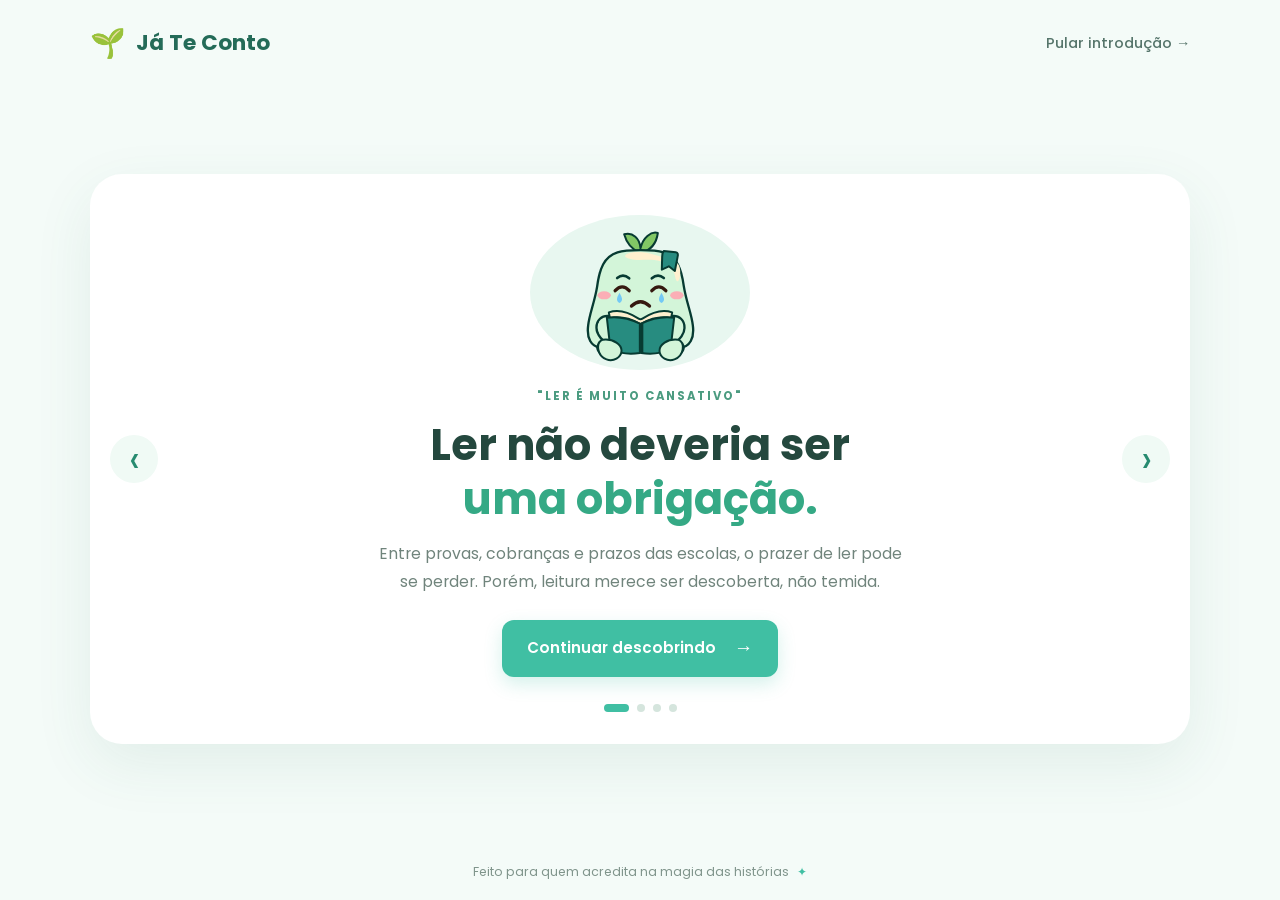
<file: RedesIII-Bootstrap/introducao.html>
<!DOCTYPE html>
<html lang="pt-br">
<head>
    <meta charset="UTF-8">
    <meta name="viewport" content="width=device-width, initial-scale=1.0">

    <title>Já Te Conto | Redescubra a leitura</title>

    <!-- Fonte Poppins -->
    <link rel="preconnect" href="https://fonts.googleapis.com">
    <link rel="preconnect" href="https://fonts.gstatic.com" crossorigin>
    <link href="https://fonts.googleapis.com/css2?family=Poppins:wght@300;400;500;600;700;800&display=swap" rel="stylesheet">

    <!-- Bootstrap -->
    <link href="https://cdn.jsdelivr.net/npm/bootstrap@5.0.2/dist/css/bootstrap.min.css" rel="stylesheet">

    <!-- CSS do projeto -->
    <link rel="stylesheet" href="assets/style.css">
</head>

<body class="pagina-introducao">

    <!-- CABEÇALHO -->
    <header class="intro-topo">
        <a href="introducao.html" class="intro-logo">
            <span class="intro-logo-icone">🌱</span>
            <span>Já Te Conto</span>
        </a>

        <a href="login.html" class="intro-pular">
            Pular introdução →
        </a>
    </header>

    <!-- CARROSSEL DE INTRODUÇÃO -->
    <main class="intro-principal">

        <div id="carrosselIntroducao"
             class="carousel slide"
             data-bs-interval="false"
             data-bs-touch="true">

            <div class="carousel-inner">

                <!-- SLIDE 1: O PROBLEMA -->
                <section class="carousel-item active">
                    <div class="intro-conteudo">

                        <div class="intro-ilustracao ilustracao-livros">
                            <div class="intro-mushu-slot"
                                 data-mushu-intro="choro"
                                 aria-label="Mushu com expressão de choro"></div>
                        </div>

                        <span class="intro-etiqueta">
                            "LER É MUITO CANSATIVO"
                        </span>

                        <h1>
                            Ler não deveria ser<br>
                            <span>uma obrigação.</span>
                        </h1>

                        <p>
                            Entre provas, cobranças e prazos das escolas,
                            o prazer de ler pode se perder.
                            Porém, leitura merece ser descoberta,
                            não temida.
                        </p>

                        <button class="btn intro-botao"
                                type="button"
                                data-bs-target="#carrosselIntroducao"
                                data-bs-slide="next">
                            Continuar descobrindo <span>→</span>
                        </button>

                        <div class="intro-paginacao">
                            <span class="ponto ativo"></span>
                            <span class="ponto"></span>
                            <span class="ponto"></span>
                            <span class="ponto"></span>
                        </div>
                    </div>
                </section>

                <!-- SLIDE 2: A REFLEXÃO -->
                <section class="carousel-item">
                    <div class="intro-conteudo">

                        <div class="intro-ilustracao ilustracao-mundo">
                            <div class="intro-mushu-slot"
                                 data-mushu-intro="pensativo"
                                 aria-label="Mushu com expressão pensativa"></div>
                        </div>

                        <span class="intro-etiqueta">
                            "MAS É IMPOSSÍVEL COMPETIR"
                        </span>

                        <h1>
                            Entre aparências e distrações,<br>
                            <span>onde fica a leitura?</span>
                        </h1>

                        <p>
                            Em meio ao consumismo literário pelo surgimento da "imagem
                            culta de leitores" e à correria digital, o conhecimento e o
                            prazer de ler podem ficar em segundo plano.
                            Que tal mudar essa história?
                        </p>

                        <button class="btn intro-botao"
                                type="button"
                                data-bs-target="#carrosselIntroducao"
                                data-bs-slide="next">
                            Conhecer nossa ideia <span>→</span>
                        </button>

                        <div class="intro-paginacao">
                            <span class="ponto"></span>
                            <span class="ponto ativo"></span>
                            <span class="ponto"></span>
                            <span class="ponto"></span>
                        </div>
                    </div>
                </section>

                <!-- SLIDE 3: A SOLUÇÃO -->
                <section class="carousel-item">
                    <div class="intro-conteudo">

                        <div class="intro-ilustracao ilustracao-jornada">
                            <div class="intro-mushu-slot"
                                 data-mushu-intro="feliz"
                                 aria-label="Mushu com expressão feliz"></div>
                        </div>

                        <span class="intro-etiqueta">
                            "O QUE É 'JÁ TE CONTO'?"
                        </span>

                        <h1>
                            Redescubra<br>
                            <span>o prazer de ler.</span>
                        </h1>

                        <p>
                            Encontre conteúdos literários em PDF,
                            amplie seus conhecimentos e descubra
                            histórias que tornam a leitura uma
                            experiência prazerosa.
                        </p>

                        <button class="btn intro-botao"
                                type="button"
                                data-bs-target="#carrosselIntroducao"
                                data-bs-slide="next">
                            Descobrir mais <span>→</span>
                        </button>

                        <div class="intro-paginacao">
                            <span class="ponto"></span>
                            <span class="ponto"></span>
                            <span class="ponto ativo"></span>
                            <span class="ponto"></span>
                        </div>
                    </div>
                </section>

                <!-- SLIDE 4: SLOGAN E CONVITE -->
                <section class="carousel-item">
                    <div class="intro-conteudo">

                        <div class="intro-ilustracao ilustracao-livros">
                            <div class="intro-mushu-slot"
                                 data-mushu-intro="empolgado"
                                 aria-label="Mushu com expressão empolgada"></div>
                        </div>

                        <span class="intro-etiqueta">
                            SUA PRÓXIMA AVENTURA COMEÇA AQUI
                        </span>

                        <h1>
                            Sua próxima história favorita?<br>
                            <span>Já te conto!</span>
                        </h1>

                        <p>
                            Um universo de histórias espera por você.
                            Descubra novos livros, amplie seus
                            conhecimentos e se apaixone pela leitura.
                        </p>

                        <a href="login.html" class="btn intro-botao">
                            Começar minha jornada <span>→</span>
                        </a>

                        <div class="intro-paginacao">
                            <span class="ponto"></span>
                            <span class="ponto"></span>
                            <span class="ponto"></span>
                            <span class="ponto ativo"></span>
                        </div>
                    </div>
                </section>

            </div>

            <!-- SETA PARA VOLTAR -->
            <button class="carousel-control-prev intro-seta intro-seta-esquerda"
                    type="button"
                    data-bs-target="#carrosselIntroducao"
                    data-bs-slide="prev"
                    aria-label="Slide anterior">
                <span aria-hidden="true">‹</span>
            </button>

            <!-- SETA PARA AVANÇAR -->
            <button class="carousel-control-next intro-seta intro-seta-direita"
                    type="button"
                    data-bs-target="#carrosselIntroducao"
                    data-bs-slide="next"
                    aria-label="Próximo slide">
                <span aria-hidden="true">›</span>
            </button>

        </div>
    </main>

    <!-- RODAPÉ -->
    <footer class="intro-rodape">
        Feito para quem acredita na magia das histórias
        <span>✦</span>
    </footer>

    <!-- JavaScript do Bootstrap -->
    <script src="https://cdn.jsdelivr.net/npm/bootstrap@5.0.2/dist/js/bootstrap.bundle.min.js"></script>

    <!-- Mushu exclusivo da introdução -->
    <script src="assets/js/mushu-introducao.js"></script>

</body>
</html>
</file>
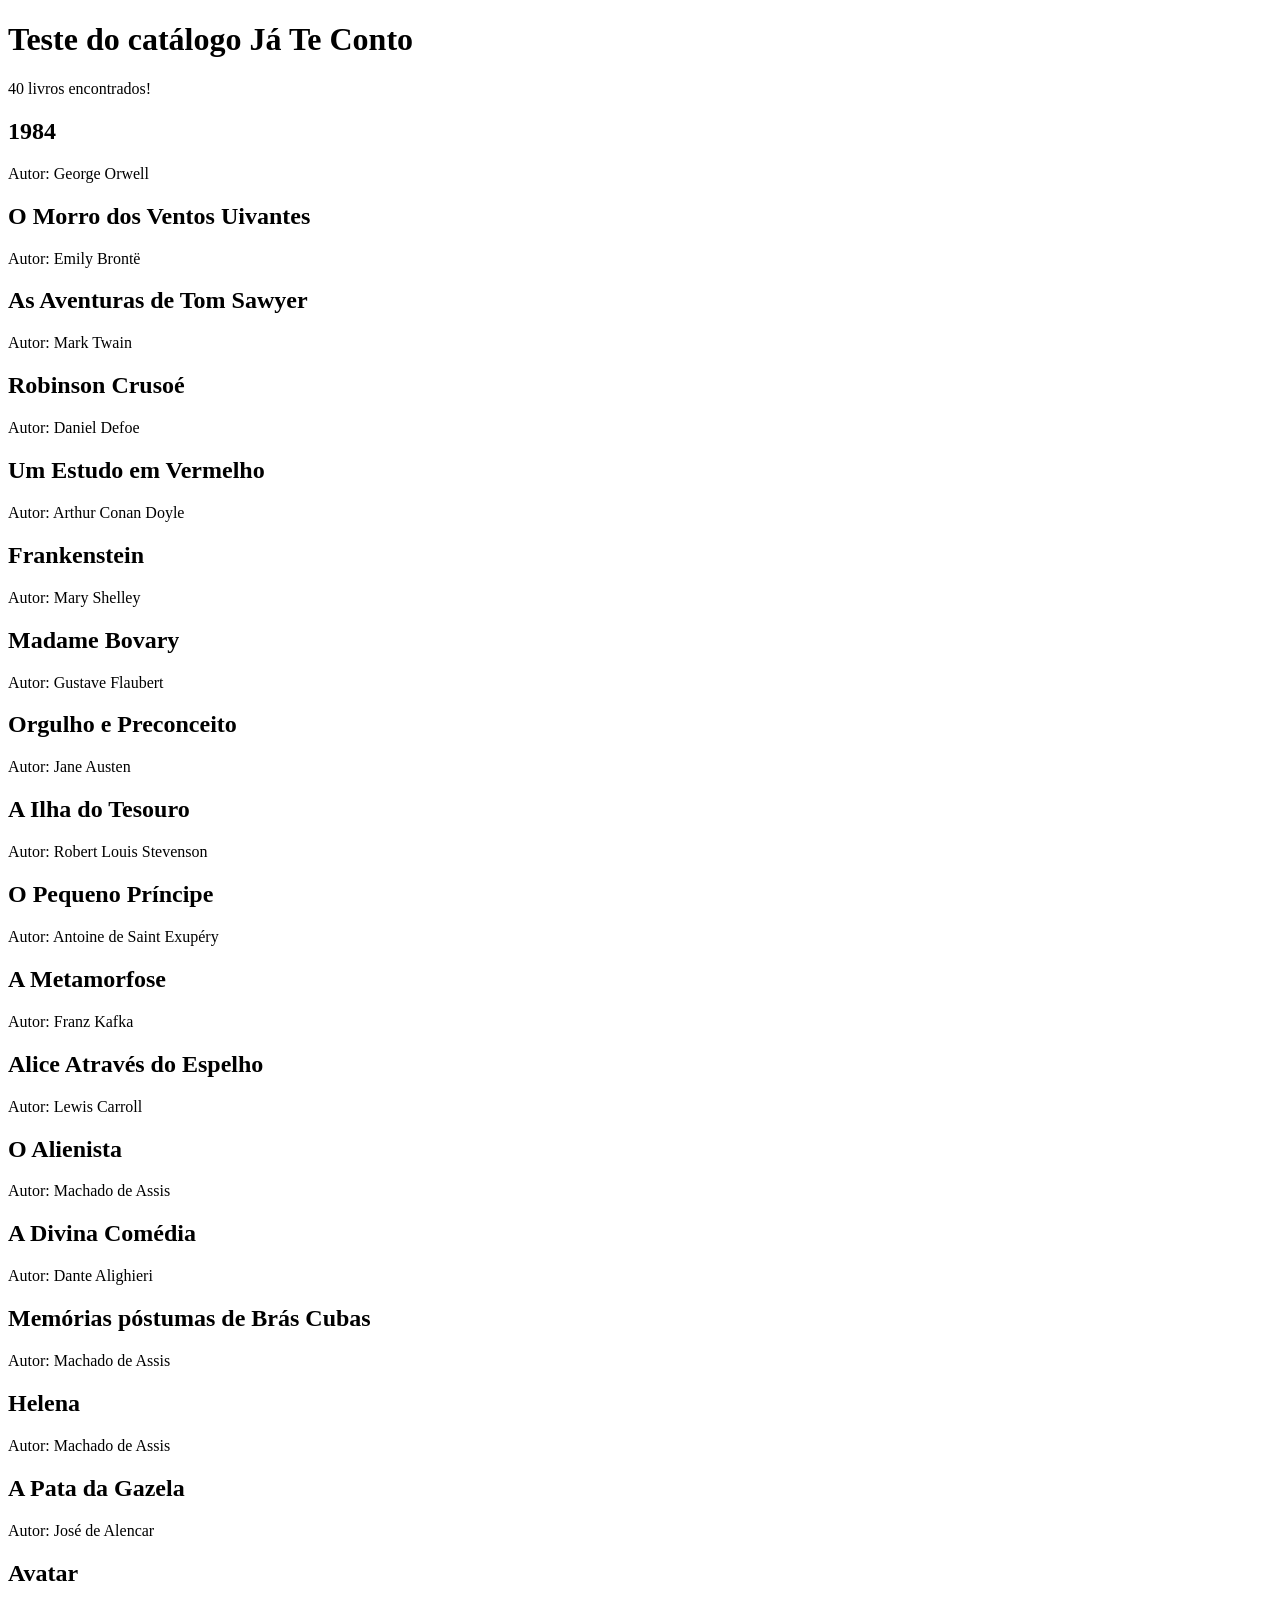
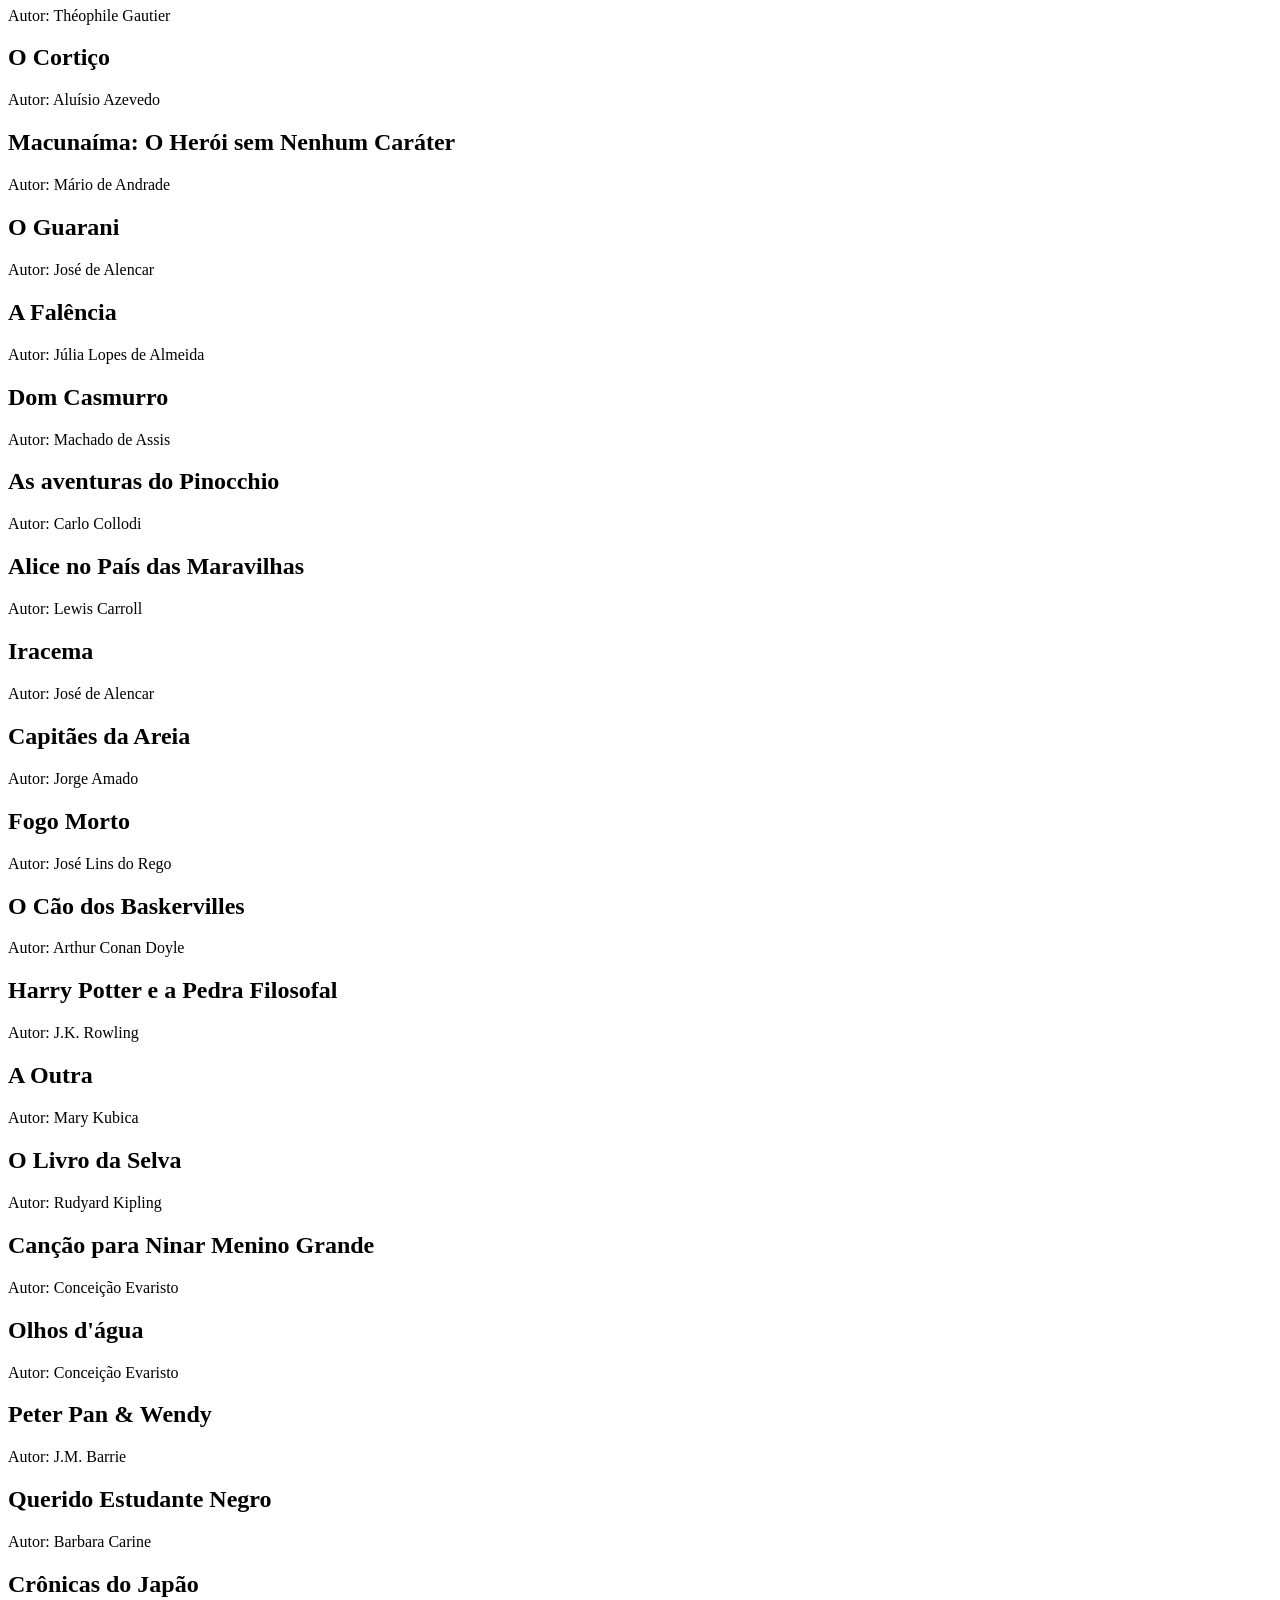
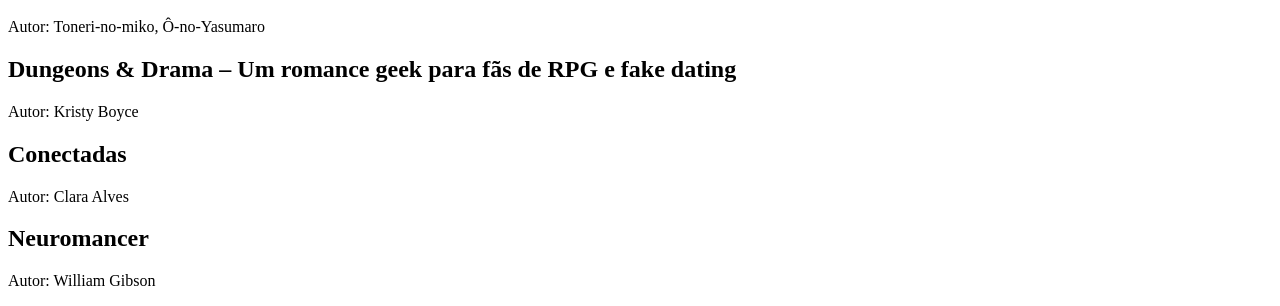
<file: RedesIII-Bootstrap/testes/teste-catalogo.html>
<!DOCTYPE html>
<html lang="pt-br">

<head>
    <meta charset="UTF-8">
    <meta name="viewport" content="width=device-width, initial-scale=1.0">
    <title>Teste do catálogo | Já Te Conto</title>
</head>

<body>

    <h1>Teste do catálogo Já Te Conto</h1>

    <p id="status">Carregando livros...</p>

    <div id="catalogo"></div>

    <script>
        async function carregarLivros() {
            const status = document.getElementById("status");
            const catalogo = document.getElementById("catalogo");

            try {
                const resposta = await fetch(
                    "../dados/jateconto_catalogo_mec.json"
                );

                if (!resposta.ok) {
                    throw new Error("Não foi possível encontrar o arquivo JSON.");
                }

                const dados = await resposta.json();
                const livros = Object.values(dados.livros);

                status.textContent = `${livros.length} livros encontrados!`;

                livros.forEach(livro => {
                    const item = document.createElement("div");
                    const titulo = document.createElement("h2");
                    const autor = document.createElement("p");

                    titulo.textContent = livro.titulo;
                    autor.textContent = "Autor: " + livro.autor;

                    item.appendChild(titulo);
                    item.appendChild(autor);

                    catalogo.appendChild(item);
                });

            } catch (erro) {
                status.textContent = "Erro: " + erro.message;
                console.error(erro);
            }
        }

        carregarLivros();
    </script>

</body>
</html>
</file>
<file: RedesIII-Bootstrap/assets/style.css>
/* ========================================
   CONFIGURAÇÕES GERAIS
======================================== */

.cabecalho-verde-agua {
    background-color: #40BFA3 !important;
}

body {
    font-family: 'Poppins', sans-serif;
}

.navbar-brand {
    font-family: 'Poppins', sans-serif;
    font-weight: 600;
    letter-spacing: 0.2px;
}

.navbar .nav-link {
    font-family: 'Poppins', sans-serif;
    font-weight: 400;
}

.navbar .form-control,
.navbar .btn {
    font-family: 'Poppins', sans-serif;
}

#carouselExampleControls .carousel-item img {
    width: 100%;
    height: 700px;
    object-fit: contain;
    object-position: center;
}

.card-img-top {
    height: 700px;
    width: 100%;
}


/* ========================================
   TELA DE LOGIN
======================================== */

body.pagina-login {
    margin: 0;
    font-family: 'Poppins', sans-serif;
}

.pagina-login .tela-acesso {
    min-height: 100vh;
    display: flex;
    align-items: center;
    justify-content: center;
    padding: 30px 16px;
    background: linear-gradient(135deg, #e2f8f1, #f8fffc, #d4f2e8);
}

.pagina-login .caixa-acesso {
    width: 100%;
    max-width: 950px;
    min-height: 540px;
    display: grid;
    grid-template-columns: 1fr 1fr;
    overflow: hidden;
    background: #fff;
    border-radius: 28px;
    box-shadow: 0 12px 40px rgba(35, 117, 98, 0.15);
}

.pagina-login .lado-capitu {
    display: flex;
    flex-direction: column;
    align-items: center;
    justify-content: center;
    padding: 35px;
    text-align: center;
    background: #40BFA3;
    color: #fff;
}

.pagina-login .lado-capitu h1 {
    font-size: 2rem;
    font-weight: 700;
}

.pagina-login .lado-capitu p {
    max-width: 300px;
    line-height: 1.7;
}

.pagina-login .capitu-provisoria {
    font-size: 100px;
    margin-bottom: 20px;
    animation: capitu-flutuar 3s ease-in-out infinite;
}

@keyframes capitu-flutuar {
    0%, 100% {
        transform: translateY(0);
    }

    50% {
        transform: translateY(-10px);
    }
}

.pagina-login .lado-formulario {
    display: flex;
    flex-direction: column;
    justify-content: center;
    padding: 45px;
}

.pagina-login .lado-formulario h2 {
    color: #267d69;
    font-size: 1.8rem;
    font-weight: 700;
    margin-bottom: 8px;
}

.pagina-login .texto-apoio {
    color: #71817c;
    margin-bottom: 25px;
}

.pagina-login .campo-acesso {
    margin-bottom: 18px;
}

.pagina-login .campo-acesso label {
    display: block;
    margin-bottom: 7px;
    color: #38574f;
    font-size: 0.9rem;
    font-weight: 500;
}

.pagina-login .campo-acesso input {
    width: 100%;
    padding: 12px 14px;
    border: 1px solid #cde5dc;
    border-radius: 12px;
    outline: none;
    font: inherit;
    box-sizing: border-box;
}

.pagina-login .campo-acesso input:focus {
    border-color: #40BFA3;
    box-shadow: 0 0 0 3px rgba(64, 191, 163, 0.15);
}

.pagina-login .botao-acesso {
    width: 100%;
    padding: 13px;
    border: none;
    border-radius: 12px;
    background: #40BFA3;
    color: #fff;
    font: inherit;
    font-weight: 600;
    cursor: pointer;
}

.pagina-login .botao-acesso:hover {
    background: #299d83;
}

.pagina-login .link-alternar {
    margin-top: 22px;
    text-align: center;
    color: #657a73;
    font-size: 0.9rem;
}

.pagina-login .link-alternar a {
    color: #27866f;
    font-weight: 600;
    text-decoration: none;
}

.pagina-login .link-alternar a:hover {
    text-decoration: underline;
}


/* ========================================
   TELA DE INTRODUÇÃO
======================================== */

.pagina-introducao {
    margin: 0;
    min-height: 100vh;
    font-family: 'Poppins', sans-serif;
    background: #f4fbf8;
    color: #24483e;
    display: flex;
    flex-direction: column;
}

.intro-topo {
    width: 100%;
    padding: 22px 7%;
    display: flex;
    justify-content: space-between;
    align-items: center;
    gap: 16px;
}

.intro-logo {
    display: flex;
    align-items: center;
    gap: 10px;
    color: #246b58;
    font-size: 1.35rem;
    font-weight: 700;
    text-decoration: none;
}

.intro-logo:hover {
    color: #246b58;
}

.intro-logo-icone {
    font-size: 1.8rem;
}

.intro-pular {
    color: #56756b;
    text-decoration: none;
    font-size: 0.9rem;
    font-weight: 500;
}

.intro-pular:hover {
    color: #16866b;
}

.intro-principal {
    flex: 1;
    display: flex;
    align-items: center;
    justify-content: center;
    padding: 10px 6% 25px;
}

#carrosselIntroducao {
    width: 100%;
    max-width: 1100px;
    margin: auto;
    background: #ffffff;
    border-radius: 32px;
    box-shadow: 0 20px 60px rgba(39, 111, 88, 0.09);
    overflow: hidden;
}

#carrosselIntroducao .carousel-item {
    min-height: 570px;
}

.intro-conteudo {
    min-height: 570px;
    padding: 38px 100px 28px;
    display: flex;
    flex-direction: column;
    align-items: center;
    justify-content: center;
    text-align: center;
}

.intro-ilustracao {
    position: relative;
    width: 220px;
    height: 155px;
    margin-bottom: 18px;
    display: flex;
    justify-content: center;
    align-items: center;
    border-radius: 50%;
    background: #e8f7f0;
}

.intro-ilustracao span {
    position: absolute;
}

.livro-central {
    font-size: 5.3rem;
    transform: rotate(-7deg);
}

.livro-lateral {
    font-size: 3rem;
    left: 15px;
    bottom: 14px;
    transform: rotate(-18deg);
}

.estrela {
    color: #e6b84f;
    font-size: 1.8rem;
}

.estrela-1 {
    top: 8px;
    left: 28px;
}

.estrela-2 {
    top: 22px;
    right: 25px;
}

.estrela-3 {
    right: 30px;
    bottom: 12px;
}

.ilustracao-mundo {
    background: #e9f4ff;
}

.nuvem {
    top: 5px;
    left: 20px;
    color: #a2c6e7;
    font-size: 3.5rem;
}

.livro-aberto {
    font-size: 5.5rem;
    transform: rotate(5deg);
}

.folha {
    right: 17px;
    bottom: 5px;
    font-size: 2.3rem;
    transform: rotate(18deg);
}

.brilho {
    color: #e6b84f;
    font-size: 1.8rem;
}

.brilho-1 {
    top: 17px;
    right: 25px;
}

.brilho-2 {
    left: 25px;
    bottom: 18px;
}

.ilustracao-jornada {
    background: #fff4df;
}

.livro-jornada {
    font-size: 4.5rem;
    left: 36px;
    bottom: 22px;
    transform: rotate(-12deg);
}

.mascote-jornada {
    font-size: 4.3rem;
    right: 32px;
    top: 16px;
}

.caminho {
    color: #87c9ad;
    font-size: 4rem;
    left: 60px;
    top: 20px;
    transform: rotate(-35deg);
}

.intro-etiqueta {
    margin-bottom: 12px;
    color: #4b9b80;
    font-size: 0.72rem;
    font-weight: 700;
    letter-spacing: 2px;
}

.intro-conteudo h1 {
    margin: 0 0 14px;
    color: #24483e;
    font-size: clamp(1.8rem, 3.4vw, 2.7rem);
    font-weight: 700;
    line-height: 1.25;
}

.intro-conteudo h1 span {
    color: #35a985;
}

.intro-conteudo p {
    max-width: 540px;
    margin: 0 0 24px;
    color: #70847c;
    font-size: 0.98rem;
    line-height: 1.8;
}

.intro-botao {
    display: inline-flex;
    justify-content: center;
    align-items: center;
    gap: 18px;
    padding: 14px 25px;
    border: none;
    border-radius: 12px;
    background: #40bfa3;
    color: #ffffff;
    font-family: 'Poppins', sans-serif;
    font-size: 0.95rem;
    font-weight: 600;
    text-decoration: none;
    box-shadow: 0 7px 18px rgba(64, 191, 163, 0.22);
    transition: transform 0.2s ease, background 0.2s ease;
}

.intro-botao:hover {
    background: #299e83;
    color: #ffffff;
    transform: translateY(-2px);
}

.intro-botao span {
    font-size: 1.2rem;
}

.intro-paginacao {
    display: flex;
    gap: 8px;
    margin-top: 27px;
}

.intro-paginacao .ponto {
    width: 8px;
    height: 8px;
    border-radius: 50%;
    background: #d5e5dd;
}

.intro-paginacao .ponto.ativo {
    width: 25px;
    border-radius: 8px;
    background: #40bfa3;
}

.intro-seta {
    width: 48px;
    height: 48px;
    top: 50%;
    bottom: auto;
    transform: translateY(-50%);
    border-radius: 50%;
    background: #f0faf5;
    opacity: 1;
}

.intro-seta span {
    color: #278b70;
    font-size: 2.5rem;
    line-height: 1;
}

.intro-seta:hover {
    background: #dcf4e9;
}

.intro-seta-esquerda {
    left: 20px;
}

.intro-seta-direita {
    right: 20px;
}

.intro-rodape {
    padding: 18px;
    color: #80958c;
    text-align: center;
    font-size: 0.78rem;
}

.intro-rodape span {
    color: #40bfa3;
    margin-left: 5px;
}


/* ========================================
   PÁGINA INICIAL
======================================== */

.pagina-inicio {
    margin: 0;
    background: #f4fbf8;
    color: #24483e;
    font-family: 'Poppins', sans-serif;
}

.pagina-inicio .navbar {
    padding: 15px 0;
    box-shadow: 0 3px 15px rgba(35, 117, 98, 0.08);
}

.pagina-inicio .navbar-brand {
    font-size: 1.5rem;
}

.pagina-inicio .nav-link {
    margin: 0 5px;
}

.pagina-inicio .nav-link:hover {
    opacity: 0.8;
}

.pagina-inicio .navbar .btn-light {
    color: #267d69;
    font-weight: 600;
    border: none;
}


/* ========================================
   APRESENTAÇÃO — DICAS DE LEITURA
======================================== */

.inicio-hero {
    min-height: 430px;
    padding: 65px 9%;
    display: flex;
    align-items: center;
    justify-content: space-between;
    gap: 65px;
    background: linear-gradient(120deg, #e5f6ee, #f8fcf9);
    overflow: hidden;
}

.inicio-hero-conteudo {
    flex: 1.4;
    max-width: 680px;
}

.inicio-etiqueta {
    color: #399b7e;
    font-size: 0.75rem;
    font-weight: 600;
    letter-spacing: 2.5px;
}

.inicio-hero h1 {
    margin: 18px 0 25px;
    color: #24483e;
    font-family: 'Poppins', sans-serif;
    font-size: clamp(2.3rem, 4vw, 3.2rem);
    font-weight: 700;
    line-height: 1.25;
}

.inicio-hero h1 span {
    color: #35a985;
}

.inicio-hero p {
    margin-bottom: 17px;
    color: #62776e;
    font-family: 'Poppins', sans-serif;
    font-size: 0.94rem;
    font-weight: 400;
    line-height: 1.9;
    text-align: justify;
}

.inicio-hero .inicio-frase-final {
    margin-top: 22px;
    color: #27866f;
    font-weight: 600;
    text-align: left;
}

/* MUSHU — TAMANHO NA PÁGINA INICIAL */

.inicio-hero-ilustracao {
    flex: 1;
    min-width: 250px;
    max-width: 400px;
    height: auto;
    background: transparent;
}

.inicio-hero-ilustracao .mushu-svg {
    display: block;
    width: 100%;
    height: auto;
}


/* ========================================
   INTRODUÇÃO AOS GÊNEROS
======================================== */

.generos-principal {
    padding: 65px 7% 75px;
}

.generos-introducao {
    margin-bottom: 35px;
    text-align: center;
}

.generos-introducao span {
    color: #35a985;
    font-size: 0.72rem;
    font-weight: 700;
    letter-spacing: 2px;
}

.generos-introducao h2 {
    margin: 12px 0;
    color: #24483e;
    font-size: clamp(1.7rem, 4vw, 2.3rem);
    font-weight: 700;
}

.generos-introducao p {
    color: #71847c;
    font-size: 0.95rem;
}


/* ========================================
   CARROSSEL ÚNICO DE GÊNEROS
======================================== */

.carrossel-generos {
    position: relative;
    width: calc(100% - 48px);
    max-width: 1075px;
    margin: 27px auto;
    overflow: hidden;
    border-radius: 25px;
    background: #ffffff;
    box-shadow: 0 15px 45px rgba(39, 111, 88, 0.09);
}

.carrossel-generos .carousel-inner {
    width: 100%;
    height: auto;
}

.carrossel-generos .carousel-item {
    width: 100%;
    height: auto;
}

.genero-slide {
    width: 100%;
    min-height: 0;
    height: auto;
    box-sizing: border-box;
    padding: 40px 75px 55px;
    text-align: center;
}

.genero-numero {
    color: #35a985;
    font-size: 0.72rem;
    font-weight: 700;
    letter-spacing: 2px;
}

.genero-slide h3 {
    margin: 15px 0;
    color: #246b58;
    font-size: 2rem;
    font-weight: 700;
}

.genero-descricao {
    max-width: 650px;
    margin: 0 auto 35px;
    color: #71847c;
    font-size: 0.92rem;
    line-height: 1.8;
}

.genero-slide h4 {
    margin-bottom: 25px;
    color: #24483e;
    font-size: 1.15rem;
    font-weight: 600;
}


/* ========================================
   LIVROS RECOMENDADOS
======================================== */

.livros-recomendados {
    display: grid;
    grid-template-columns: repeat(3, minmax(0, 1fr));
    gap: 25px;
    max-width: 750px;
    margin: auto;
}

.livro-recomendado {
    display: flex;
    flex-direction: column;
    align-items: center;
    gap: 9px;
    color: #24483e;
    text-decoration: none;
    transition: transform 0.2s ease;
}

.livro-recomendado:hover {
    color: #27866f;
    transform: translateY(-5px);
}

.ordem-leitura {
    color: #35a985;
    font-size: 0.68rem;
    font-weight: 700;
    letter-spacing: 0.5px;
}

.capa-placeholder {
    width: 100%;
    max-width: 165px;
    aspect-ratio: 2 / 3;
    padding: 15px;
    display: flex;
    flex-direction: column;
    align-items: center;
    justify-content: center;
    gap: 12px;
    border-radius: 8px;
    box-shadow: 0 7px 18px rgba(32, 82, 65, 0.13);
    text-align: center;
    color: white;
}

.capa-placeholder strong {
    font-size: 1rem;
    line-height: 1.4;
}

.capa-placeholder small {
    font-size: 0.7rem;
    line-height: 1.5;
}

.livro-recomendado > strong {
    max-width: 190px;
    font-size: 0.85rem;
    line-height: 1.5;
}

.livro-recomendado > small {
    color: #71847c;
    font-size: 0.75rem;
}

.capa-placeholder.romance {
    background: linear-gradient(145deg, #f6c7cf, #b75f82);
}

.capa-placeholder.ficcao {
    background: linear-gradient(145deg, #172c45, #347c91);
}

.capa-placeholder.fantasia {
    background: linear-gradient(145deg, #263e65, #7963a9);
}

.capa-placeholder.classicos {
    background: linear-gradient(145deg, #d9c5a0, #876e50);
}

.capa-placeholder.infantojuvenil {
    background: linear-gradient(145deg, #a5d9c3, #4b9e86);
}

.capa-placeholder.aventura {
    background: linear-gradient(145deg, #d9a75e, #8b653c);
}

.capa-placeholder.suspense {
    background: linear-gradient(145deg, #29313b, #695b71);
}


/* ========================================
   SETAS DO CARROSSEL
======================================== */

.seta-genero {
    width: 55px;
    opacity: 1;
}

.seta-genero .carousel-control-prev-icon,
.seta-genero .carousel-control-next-icon {
    width: 35px;
    height: 35px;
    padding: 8px;
    border-radius: 50%;
    background-color: #40bfa3;
    background-size: 55%;
}


/* ========================================
   INDICADORES DO CARROSSEL
======================================== */

.indicadores-genero {
    position: absolute;
    bottom: 18px;
    left: 50%;
    z-index: 5;
    display: flex;
    gap: 8px;
    transform: translateX(-50%);
}

.indicadores-genero button {
    width: 9px;
    height: 9px;
    padding: 0;
    border: 0;
    border-radius: 50%;
    background: #cde5d9;
}

.indicadores-genero button.active {
    width: 25px;
    border-radius: 8px;
    background: #40bfa3;
}


/* ========================================
   RODAPÉ
======================================== */

.inicio-rodape {
    padding: 35px 20px;
    background: #e4f5ed;
    color: #71847c;
    text-align: center;
}

.inicio-rodape a {
    color: #27866f;
    font-size: 1.3rem;
    font-weight: 700;
    text-decoration: none;
}

.inicio-rodape p {
    margin: 10px 0;
    font-size: 0.85rem;
}

.inicio-rodape span {
    font-size: 0.75rem;
}


/* ========================================
   RESPONSIVIDADE — CELULARES E TABLETS
======================================== */

/* Login */

@media (max-width: 700px) {

    .pagina-login .caixa-acesso {
        grid-template-columns: 1fr;
        max-width: 440px;
    }

    .pagina-login .lado-capitu {
        padding: 25px 20px;
    }

    .pagina-login .capitu-provisoria {
        font-size: 65px;
        margin-bottom: 8px;
    }

    .pagina-login .lado-capitu h1 {
        font-size: 1.6rem;
    }

    .pagina-login .lado-capitu p {
        margin-bottom: 0;
    }

    .pagina-login .lado-formulario {
        padding: 30px 24px;
    }
}


/* Introdução */

@media (max-width: 600px) {

    .intro-topo {
        padding: 18px 5%;
    }

    .intro-logo {
        font-size: 1.1rem;
    }

    .intro-pular {
        font-size: 0.78rem;
    }

    .intro-principal {
        padding: 8px 4% 20px;
    }

    #carrosselIntroducao {
        border-radius: 23px;
    }

    #carrosselIntroducao .carousel-item,
    .intro-conteudo {
        min-height: 570px;
    }

    .intro-conteudo {
        padding: 35px 35px 25px;
    }

    .intro-ilustracao {
        width: 175px;
        height: 130px;
    }

    .intro-conteudo h1 {
        font-size: 1.8rem;
    }

    .intro-conteudo p {
        font-size: 0.88rem;
    }

    .intro-etiqueta {
        font-size: 0.6rem;
        letter-spacing: 1px;
    }

    .intro-botao {
        padding: 12px 16px;
        font-size: 0.82rem;
        gap: 10px;
    }

    .intro-seta {
        width: 32px;
        height: 40px;
    }

    .intro-seta-esquerda {
        left: 3px;
    }

    .intro-seta-direita {
        right: 3px;
    }
}


/* Página inicial */

@media (max-width: 700px) {

    .inicio-hero {
        padding: 45px 7%;
        flex-direction: column;
        align-items: stretch;
        gap: 30px;
    }

    .inicio-hero-ilustracao {
        width: 100%;
        max-width: 340px;
        min-width: 0;
        margin: 0 auto;
    }

    .inicio-hero p {
        font-size: 0.88rem;
    }

    .generos-principal {
        padding: 45px 4%;
    }

    .genero-slide {
        min-height: auto;
        padding: 40px 35px 65px;
    }

    .genero-slide h3 {
        font-size: 1.55rem;
    }

    .genero-descricao {
        font-size: 0.82rem;
    }

    .livros-recomendados {
        gap: 12px;
    }

    .ordem-leitura {
        font-size: 0.55rem;
    }

    .capa-placeholder {
        padding: 9px;
    }

    .capa-placeholder strong {
        font-size: 0.8rem;
    }

    .capa-placeholder small {
        font-size: 0.62rem;
    }

    .livro-recomendado > strong {
        font-size: 0.72rem;
    }

    .livro-recomendado > small {
        font-size: 0.65rem;
    }

    .seta-genero {
        width: 30px;
    }

    .seta-genero .carousel-control-prev-icon,
    .seta-genero .carousel-control-next-icon {
        width: 25px;
        height: 25px;
    }
}


/* Celulares menores */

@media (max-width: 420px) {

    .genero-slide {
        padding-left: 28px;
        padding-right: 28px;
    }

    .livros-recomendados {
        gap: 8px;
    }

    .ordem-leitura {
        font-size: 0.48rem;
    }

    .capa-placeholder strong {
        font-size: 0.7rem;
    }
}


/* ========================================
   FRASES LITERÁRIAS
======================================== */

.frase-literaria {
    max-width: 700px;
    margin: 25px auto 30px;
    color: #987080;
    font-family: 'Playfair Display', serif;
    font-size: 1.05rem;
    font-style: italic;
    line-height: 1.8;
    text-align: center;
}

.frase-literaria span {
    display: block;
    margin-top: 10px;
    font-family: 'Poppins', sans-serif;
    font-size: 0.85rem;
    font-style: normal;
    font-weight: 700;
}


/* ========================================
   CAPAS REAIS DOS LIVROS
======================================== */

.capa-livro {
    display: block;
    width: 100%;
    max-width: 165px;
    aspect-ratio: 2 / 3;
    object-fit: cover;
    object-position: center;
    border-radius: 8px;
    box-shadow: 0 7px 18px rgba(32, 82, 65, 0.13);
    transition: transform 0.2s ease, box-shadow 0.2s ease;
}

.livro-recomendado:hover .capa-livro {
    transform: scale(1.03);
    box-shadow: 0 10px 24px rgba(32, 82, 65, 0.2);
}

@media (max-width: 700px) {
    .capa-livro {
        max-width: 100%;
    }
}
</file>
